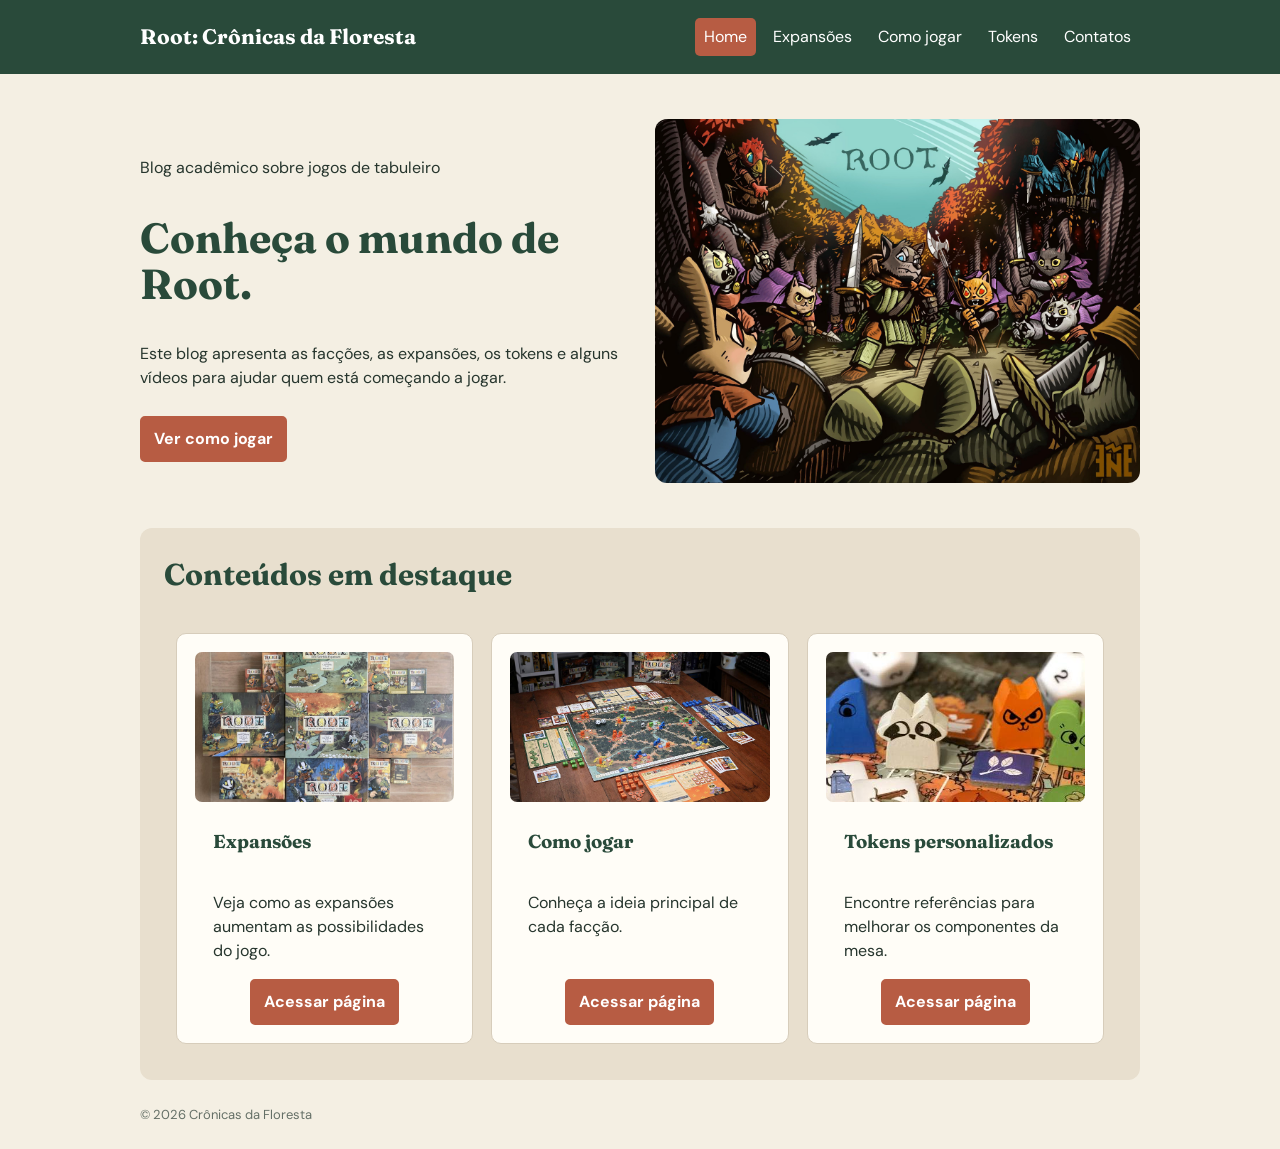
<file: index.html>
<!doctype html>
<html lang="pt-BR">
  <head>
    <meta charset="utf-8" />
    <meta name="viewport" content="width=device-width, initial-scale=1" />
    <title>Root: Crônicas da Floresta</title>
    <link rel="preconnect" href="https://fonts.googleapis.com" />
    <link rel="preconnect" href="https://fonts.gstatic.com" crossorigin />
    <link
      href="https://fonts.googleapis.com/css2?family=DM+Sans:wght@400;500;600;700&family=Fraunces:opsz,wght@9..144,400;9..144,500;9..144,600;9..144,700&display=swap"
      rel="stylesheet"
    />
    <link rel="stylesheet" href="styles.css" />
  </head>
  <body data-page="home">
    <header>
      <div class="header-content">
        <a class="logo" href="index.html">Root: Crônicas da Floresta</a
        ><button
          class="menu-button"
          type="button"
          aria-expanded="false"
          aria-controls="main-navigation"
          aria-label="Abrir menu"
        >
          <span aria-hidden="true">&#9776;</span>
        </button>
        <nav id="main-navigation" aria-label="Navegação principal">
          <a href="index.html" data-page="home">Home</a
          ><a href="expansoes.html" data-page="expansoes">Expansões</a
          ><a href="faccoes.html" data-page="faccoes">Como jogar</a
          ><a href="tokens.html" data-page="tokens">Tokens</a
          ><a href="contatos.html" data-page="contatos">Contatos</a>
        </nav>
      </div>
    </header>
    <main>
      <section class="overview">
        <div>
          <p>Blog acadêmico sobre jogos de tabuleiro</p>
          <h1>Conheça o mundo de Root.</h1>
          <p>
            Este blog apresenta as facções, as expansões, os tokens e alguns
            vídeos para ajudar quem está começando a jogar.
          </p>
          <a class="button" href="faccoes.html">Ver como jogar</a>
        </div>
        <img
          src="assets/rootart.jpg"
          alt="Ilustração de uma floresta com trilhas e uma clareira"
        />
      </section>
      <section class="modal">
        <h2>Conteúdos em destaque</h2>
        <div class="cards">
          <article class="card">
            <a href="expansoes.html"><img src="assets/expansoes.png" /></a>
            <h3>Expansões</h3>
            <p>Veja como as expansões aumentam as possibilidades do jogo.</p>
            <a class="button" href="expansoes.html"> Acessar página </a>
          </article>
          <article class="card">
            <a href="faccoes.html"
              ><img src="assets/faccoes.png" alt="Ilustração sobre facções"
            /></a>
            <h3>Como jogar</h3>
            <p>Conheça a ideia principal de cada facção.</p>
            <a class="button" href="faccoes.html">Acessar página</a>
          </article>
          <article class="card">
            <a href="tokens.html"
              ><img src="assets/tokens.png" alt="Ilustração sobre tokens"
            /></a>
            <h3>Tokens personalizados</h3>
            <p>Encontre referências para melhorar os componentes da mesa.</p>
            <a class="button" href="tokens.html">Acessar página</a>
          </article>
        </div>
      </section>
    </main>
    <footer>© <span data-year></span> Crônicas da Floresta</footer>
    <script src="script.js"></script>
  </body>
</html>
</file>
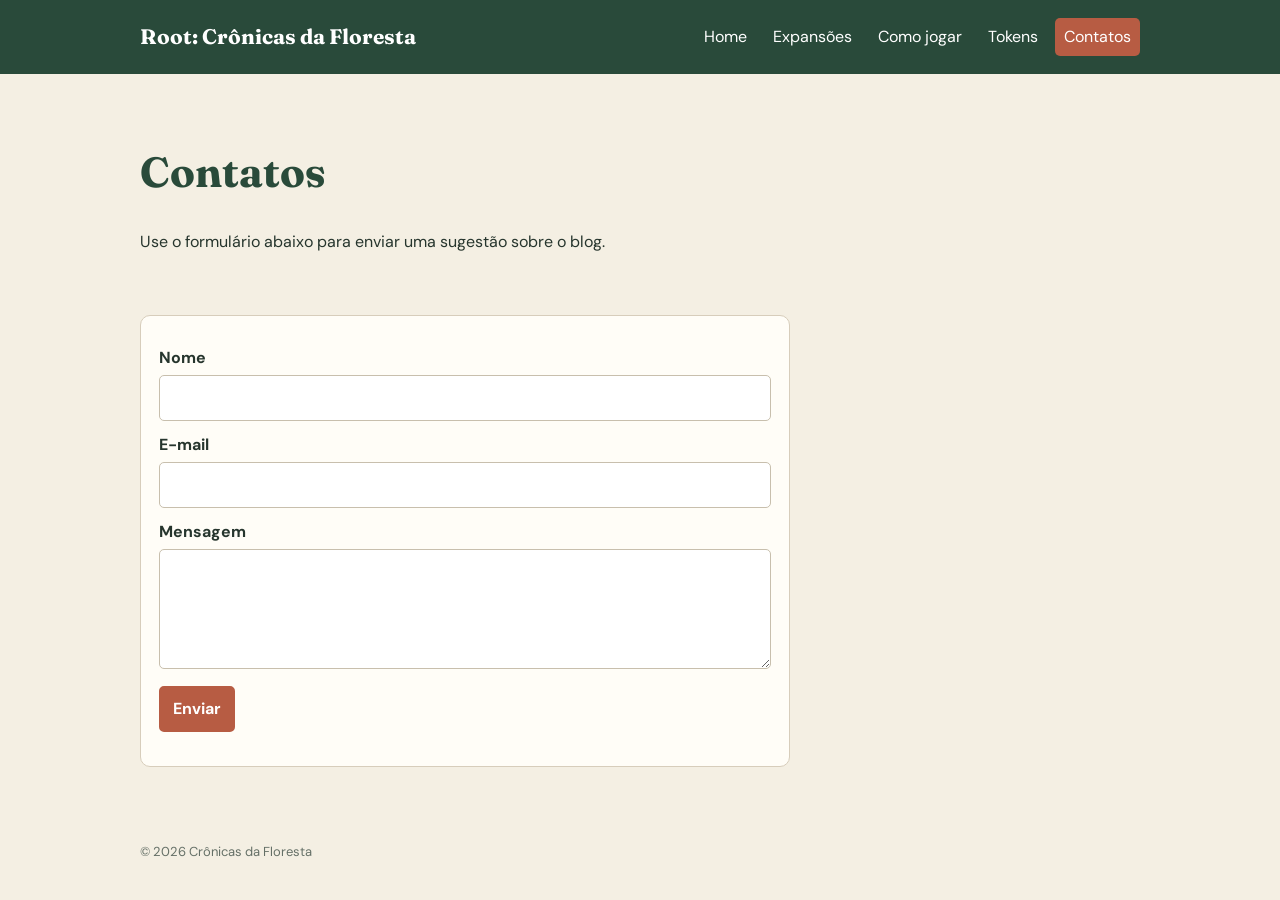
<file: contatos.html>
<!doctype html>
<html lang="pt-BR">
  <head>
    <meta charset="utf-8" />
    <meta name="viewport" content="width=device-width, initial-scale=1" />
    <title>Contatos — Root</title>
    <link rel="preconnect" href="https://fonts.googleapis.com" />
    <link rel="preconnect" href="https://fonts.gstatic.com" crossorigin />
    <link
      href="https://fonts.googleapis.com/css2?family=DM+Sans:wght@400;500;600;700&family=Fraunces:opsz,wght@9..144,400;9..144,500;9..144,600;9..144,700&display=swap"
      rel="stylesheet"
    />
    <link rel="stylesheet" href="styles.css" />
  </head>
  <body data-page="contatos">
    <header>
      <div class="header-content">
        <a class="logo" href="index.html">Root: Crônicas da Floresta</a
        ><button
          class="menu-button"
          type="button"
          aria-expanded="false"
          aria-controls="main-navigation"
          aria-label="Abrir menu"
        >
          <span aria-hidden="true">&#9776;</span>
        </button>
        <nav id="main-navigation" aria-label="Navegação principal">
          <a href="index.html" data-page="home">Home</a
          ><a href="expansoes.html" data-page="expansoes">Expansões</a
          ><a href="faccoes.html" data-page="faccoes">Como jogar</a
          ><a href="tokens.html" data-page="tokens">Tokens</a
          ><a href="contatos.html" data-page="contatos">Contatos</a>
        </nav>
      </div>
    </header>
    <main>
      <section class="page-title">
        <h1>Contatos</h1>
        <p>Use o formulário abaixo para enviar uma sugestão sobre o blog.</p>
      </section>
      <form class="form-box" id="contact-form">
        <label for="nome">Nome</label><input id="nome" required /><label
          for="email"
          >E-mail</label
        ><input id="email" type="email" required /><label for="mensagem"
          >Mensagem</label
        ><textarea id="mensagem" required></textarea
        ><button class="button" type="submit">Enviar</button>
        <p class="feedback" id="feedback"></p>
      </form>
    </main>
    <footer>© <span data-year></span> Crônicas da Floresta</footer>
    <script src="script.js"></script>
  </body>
</html>
</file>
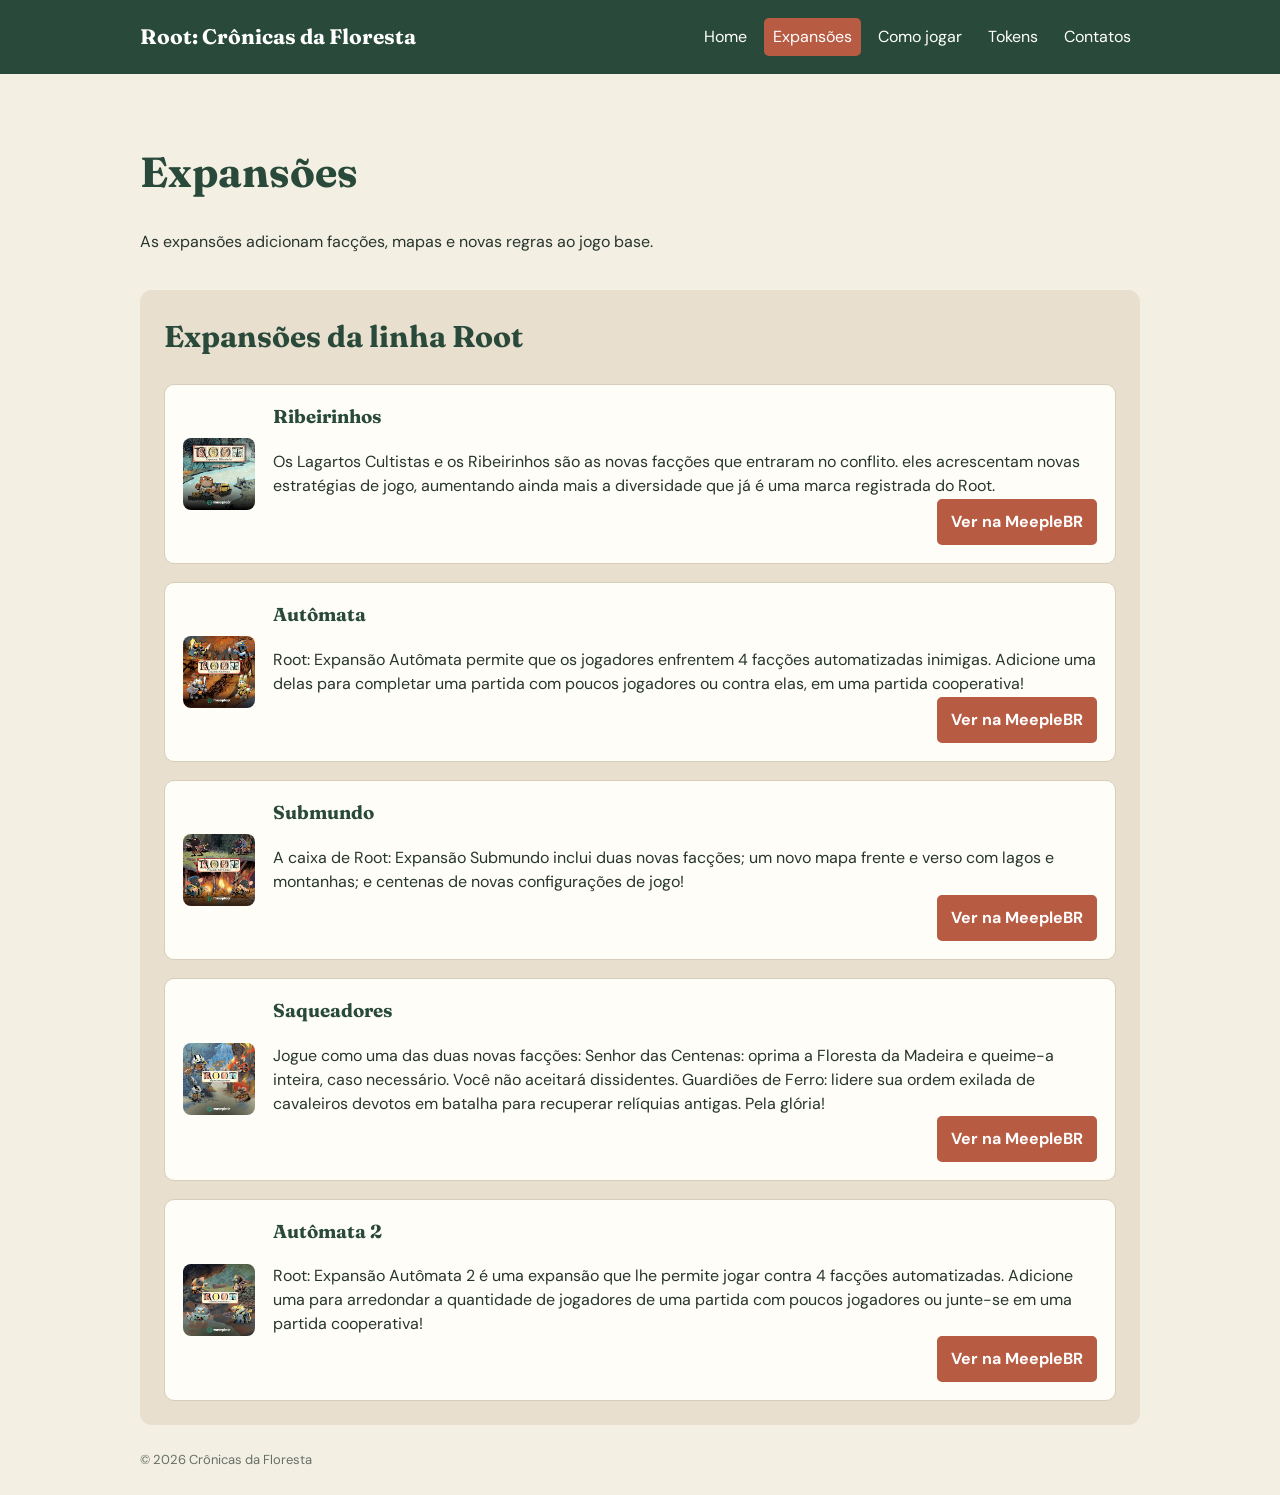
<file: expansoes.html>
<!doctype html>
<html lang="pt-BR">
  <head>
    <meta charset="utf-8" />
    <meta name="viewport" content="width=device-width, initial-scale=1" />
    <title>Expansões — Root</title>
    <link rel="preconnect" href="https://fonts.googleapis.com" />
    <link rel="preconnect" href="https://fonts.gstatic.com" crossorigin />
    <link
      href="https://fonts.googleapis.com/css2?family=DM+Sans:wght@400;500;600;700&family=Fraunces:opsz,wght@9..144,400;9..144,500;9..144,600;9..144,700&display=swap"
      rel="stylesheet"
    />
    <link rel="stylesheet" href="styles.css" />
  </head>
  <body data-page="expansoes">
    <header>
      <div class="header-content">
        <a class="logo" href="index.html">Root: Crônicas da Floresta</a
        ><button
          class="menu-button"
          type="button"
          aria-expanded="false"
          aria-controls="main-navigation"
          aria-label="Abrir menu"
        >
          <span aria-hidden="true">&#9776;</span>
        </button>
        <nav id="main-navigation" aria-label="Navegação principal">
          <a href="index.html" data-page="home">Home</a
          ><a href="expansoes.html" data-page="expansoes">Expansões</a
          ><a href="faccoes.html" data-page="faccoes">Como jogar</a
          ><a href="tokens.html" data-page="tokens">Tokens</a
          ><a href="contatos.html" data-page="contatos">Contatos</a>
        </nav>
      </div>
    </header>
    <main>
      <section class="page-title">
        <h1>Expansões</h1>
        <p>
          As expansões adicionam facções, mapas e novas regras ao jogo base.
        </p>
      </section>
      <section class="modal">
        <h2>Expansões da linha Root</h2>
        <div class="expansoes-list">
          <article class="item-card">
            <img class="item-icon" src="assets/ribeirinhos.png" alt="" />
            <div class="item-content">
              <h3>Ribeirinhos</h3>
              <p>
                Os Lagartos Cultistas e os Ribeirinhos são as novas facções que
                entraram no conflito. eles acrescentam novas estratégias de
                jogo, aumentando ainda mais a diversidade que já é uma marca
                registrada do Root.
              </p>
              <a
                class="button"
                href="https://meeplebr.com/product/root-ribeirinhos/"
                target="_blank"
                rel="noopener"
                >Ver na MeepleBR</a
              >
            </div>
          </article>
          <article class="item-card">
            <img class="item-icon" src="assets/automata.png" alt="" />
            <div class="item-content">
              <h3>Autômata</h3>
              <p>
                Root: Expansão Autômata permite que os jogadores enfrentem 4
                facções automatizadas inimigas. Adicione uma delas para
                completar uma partida com poucos jogadores ou contra elas, em
                uma partida cooperativa!
              </p>
              <a
                class="button"
                href="https://meeplebr.com/product/root-expansao-automata/"
                target="_blank"
                rel="noopener"
                >Ver na MeepleBR</a
              >
            </div>
          </article>
          <article class="item-card">
            <img class="item-icon" src="assets/submundo.png" alt="" />
            <div class="item-content">
              <h3>Submundo</h3>
              <p>
                A caixa de Root: Expansão Submundo inclui duas novas facções; um
                novo mapa frente e verso com lagos e montanhas; e centenas de
                novas configurações de jogo!
              </p>
              <a
                class="button"
                href="https://meeplebr.com/product/root-expansao-submundo/"
                target="_blank"
                rel="noopener"
                >Ver na MeepleBR</a
              >
            </div>
          </article>
          <article class="item-card">
            <img class="item-icon" src="assets/saqueadores.png" alt="" />
            <div class="item-content">
              <h3>Saqueadores</h3>
              <p>
                Jogue como uma das duas novas facções: Senhor das Centenas:
                oprima a Floresta da Madeira e queime-a inteira, caso
                necessário. Você não aceitará dissidentes. Guardiões de Ferro:
                lidere sua ordem exilada de cavaleiros devotos em batalha para
                recuperar relíquias antigas. Pela glória!
              </p>
              <a
                class="button"
                href="https://meeplebr.com/product/root-expansao-saqueadores/"
                target="_blank"
                rel="noopener"
                >Ver na MeepleBR</a
              >
            </div>
          </article>
          <article class="item-card">
            <img class="item-icon" src="assets/automata2.png" alt="" />
            <div class="item-content">
              <h3>Autômata 2</h3>
              <p>
                Root: Expansão Autômata 2 é uma expansão que lhe permite jogar
                contra 4 facções automatizadas. Adicione uma para arredondar a
                quantidade de jogadores de uma partida com poucos jogadores ou
                junte-se em uma partida cooperativa!
              </p>
              <a
                class="button"
                href="https://meeplebr.com/product/root-expansao-automata-2/"
                target="_blank"
                rel="noopener"
                >Ver na MeepleBR</a
              >
            </div>
          </article>
        </div>
      </section>
    </main>
    <footer>© <span data-year></span> Crônicas da Floresta</footer>
    <script src="script.js"></script>
  </body>
</html>
</file>
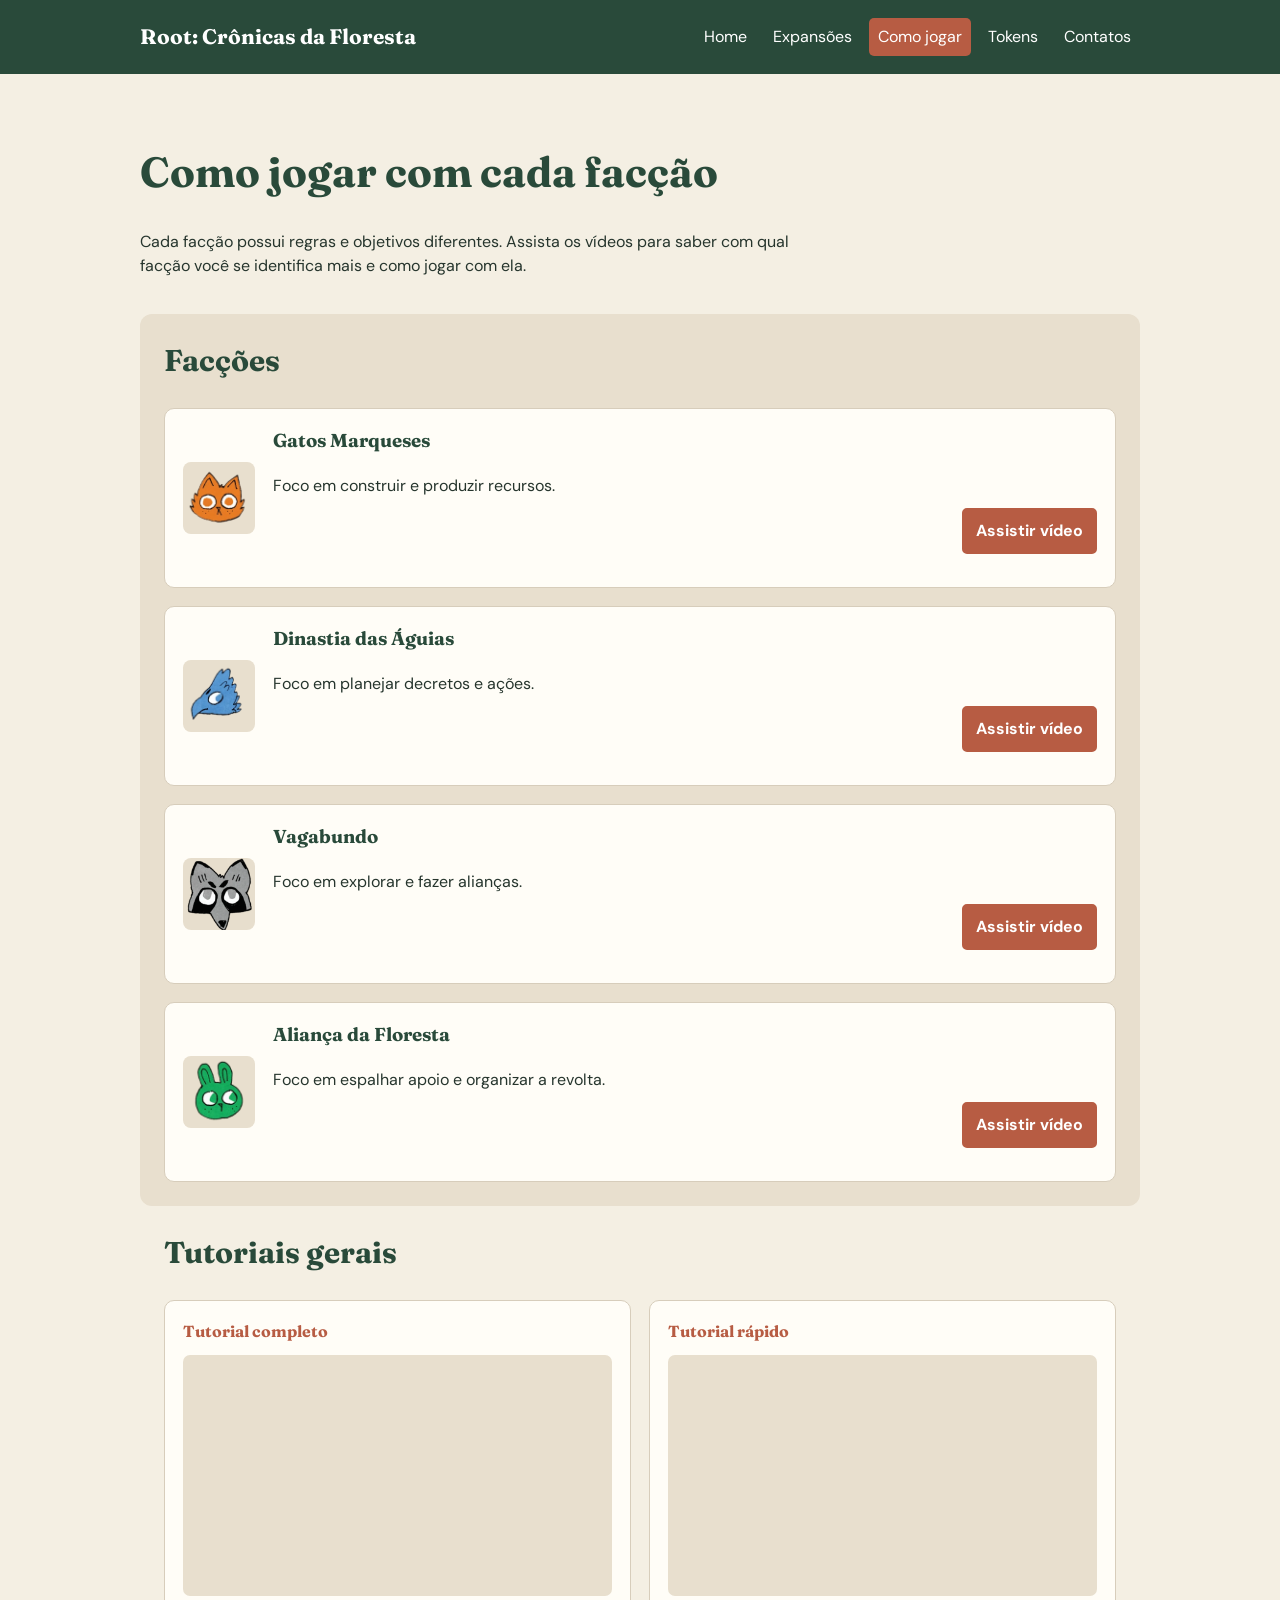
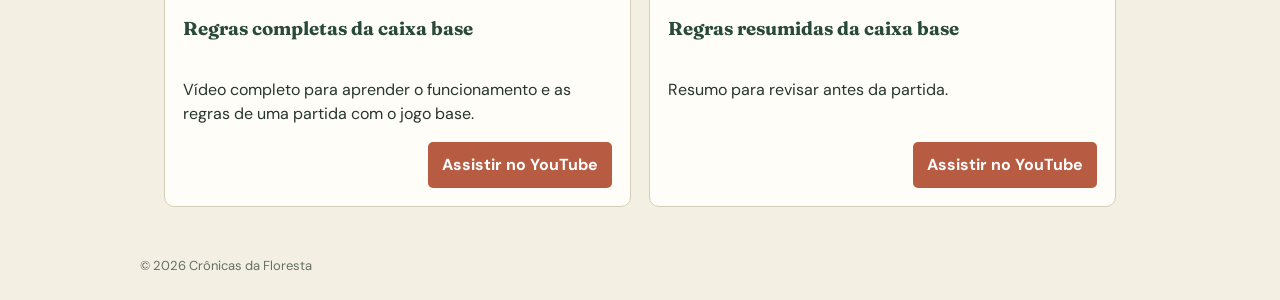
<file: faccoes.html>
<!doctype html>
<html lang="pt-BR">
  <head>
    <meta charset="utf-8" />
    <meta name="viewport" content="width=device-width, initial-scale=1" />
    <title>Como jogar — Root</title>
    <link rel="preconnect" href="https://fonts.googleapis.com" />
    <link rel="preconnect" href="https://fonts.gstatic.com" crossorigin />
    <link
      href="https://fonts.googleapis.com/css2?family=DM+Sans:wght@400;500;600;700&family=Fraunces:opsz,wght@9..144,400;9..144,500;9..144,600;9..144,700&display=swap"
      rel="stylesheet"
    />
    <link rel="stylesheet" href="styles.css" />
  </head>
  <body data-page="faccoes">
    <header>
      <div class="header-content">
        <a class="logo" href="index.html">Root: Crônicas da Floresta</a
        ><button
          class="menu-button"
          type="button"
          aria-expanded="false"
          aria-controls="main-navigation"
          aria-label="Abrir menu"
        >
          <span aria-hidden="true">&#9776;</span>
        </button>
        <nav id="main-navigation" aria-label="Navegação principal">
          <a href="index.html" data-page="home">Home</a
          ><a href="expansoes.html" data-page="expansoes">Expansões</a
          ><a href="faccoes.html" data-page="faccoes">Como jogar</a
          ><a href="tokens.html" data-page="tokens">Tokens</a
          ><a href="contatos.html" data-page="contatos">Contatos</a>
        </nav>
      </div>
    </header>
    <main>
      <section class="page-title">
        <h1>Como jogar com cada facção</h1>
        <p>
          Cada facção possui regras e objetivos diferentes. Assista os vídeos
          para saber com qual facção você se identifica mais e como jogar com
          ela.
        </p>
      </section>
      <section class="modal">
        <h2>Facções</h2>
        <div class="faccoes">
          <article class="item-card faction-card">
            <img class="item-icon" src="assets/cat.webp" alt="" />
            <div class="item-content">
              <h3>Gatos Marqueses</h3>
              <p>Foco em construir e produzir recursos.</p>
              <a
                class="button"
                href="https://www.youtube.com/watch?v=1xdy6YDdK4g"
                target="_blank"
                rel="noopener"
                >Assistir vídeo</a
              >
            </div>
          </article>
          <article class="item-card faction-card">
            <img class="item-icon" src="assets/eyrie.webp" alt="" />
            <div class="item-content">
              <h3>Dinastia das Águias</h3>
              <p>Foco em planejar decretos e ações.</p>
              <a
                class="button"
                href="https://www.youtube.com/watch?v=MtsYMBDOHlo"
                target="_blank"
                rel="noopener"
                >Assistir vídeo</a
              >
            </div>
          </article>
          <article class="item-card faction-card">
            <img class="item-icon" src="assets/vagabond.webp" alt="" />
            <div class="item-content">
              <h3>Vagabundo</h3>
              <p>Foco em explorar e fazer alianças.</p>
              <a
                class="button"
                href="https://www.youtube.com/watch?v=hCK1kgQk8_I"
                target="_blank"
                rel="noopener"
                >Assistir vídeo</a
              >
            </div>
          </article>
          <article class="item-card faction-card">
            <img class="item-icon" src="assets/alliance.webp" alt="" />
            <div class="item-content">
              <h3>Aliança da Floresta</h3>
              <p>Foco em espalhar apoio e organizar a revolta.</p>
              <a
                class="button"
                href="https://www.youtube.com/watch?v=Ql2NH8acBjg"
                target="_blank"
                rel="noopener"
                >Assistir vídeo</a
              >
            </div>
          </article>
        </div>
      </section>
      <section class="modal">
        <h2>Tutoriais gerais</h2>
        <div class="videos">
          <article class="video">
            <strong>Tutorial completo</strong>
            <div class="video-preview">
              <iframe
                src="https://www.youtube-nocookie.com/embed/Z7DD7DjMdw8"
                title="Tutorial completo: regras da caixa base"
                loading="lazy"
                allow="
                  accelerometer;
                  autoplay;
                  clipboard-write;
                  encrypted-media;
                  gyroscope;
                  picture-in-picture;
                  web-share;
                "
                referrerpolicy="strict-origin-when-cross-origin"
                allowfullscreen
              ></iframe>
            </div>
            <h3>Regras completas da caixa base</h3>
            <p>
              Vídeo completo para aprender o funcionamento e as regras de uma
              partida com o jogo base.
            </p>
            <a
              class="button"
              href="https://www.youtube.com/watch?v=Z7DD7DjMdw8"
              target="_blank"
              rel="noopener"
              >Assistir no YouTube</a
            >
          </article>
          <article class="video">
            <strong>Tutorial rápido</strong>
            <div class="video-preview">
              <iframe
                src="https://www.youtube-nocookie.com/embed/WkbW83gzV00"
                title="Tutorial rápido: regras gerais em minutos"
                loading="lazy"
                allow="
                  accelerometer;
                  autoplay;
                  clipboard-write;
                  encrypted-media;
                  gyroscope;
                  picture-in-picture;
                  web-share;
                "
                referrerpolicy="strict-origin-when-cross-origin"
                allowfullscreen
              ></iframe>
            </div>
            <h3>Regras resumidas da caixa base</h3>
            <p>Resumo para revisar antes da partida.</p>
            <a
              class="button"
              href="https://www.youtube.com/watch?v=WkbW83gzV00"
              target="_blank"
              rel="noopener"
              >Assistir no YouTube</a
            >
          </article>
        </div>
      </section>
    </main>
    <footer>© <span data-year></span> Crônicas da Floresta</footer>
    <script src="script.js"></script>
  </body>
</html>
</file>
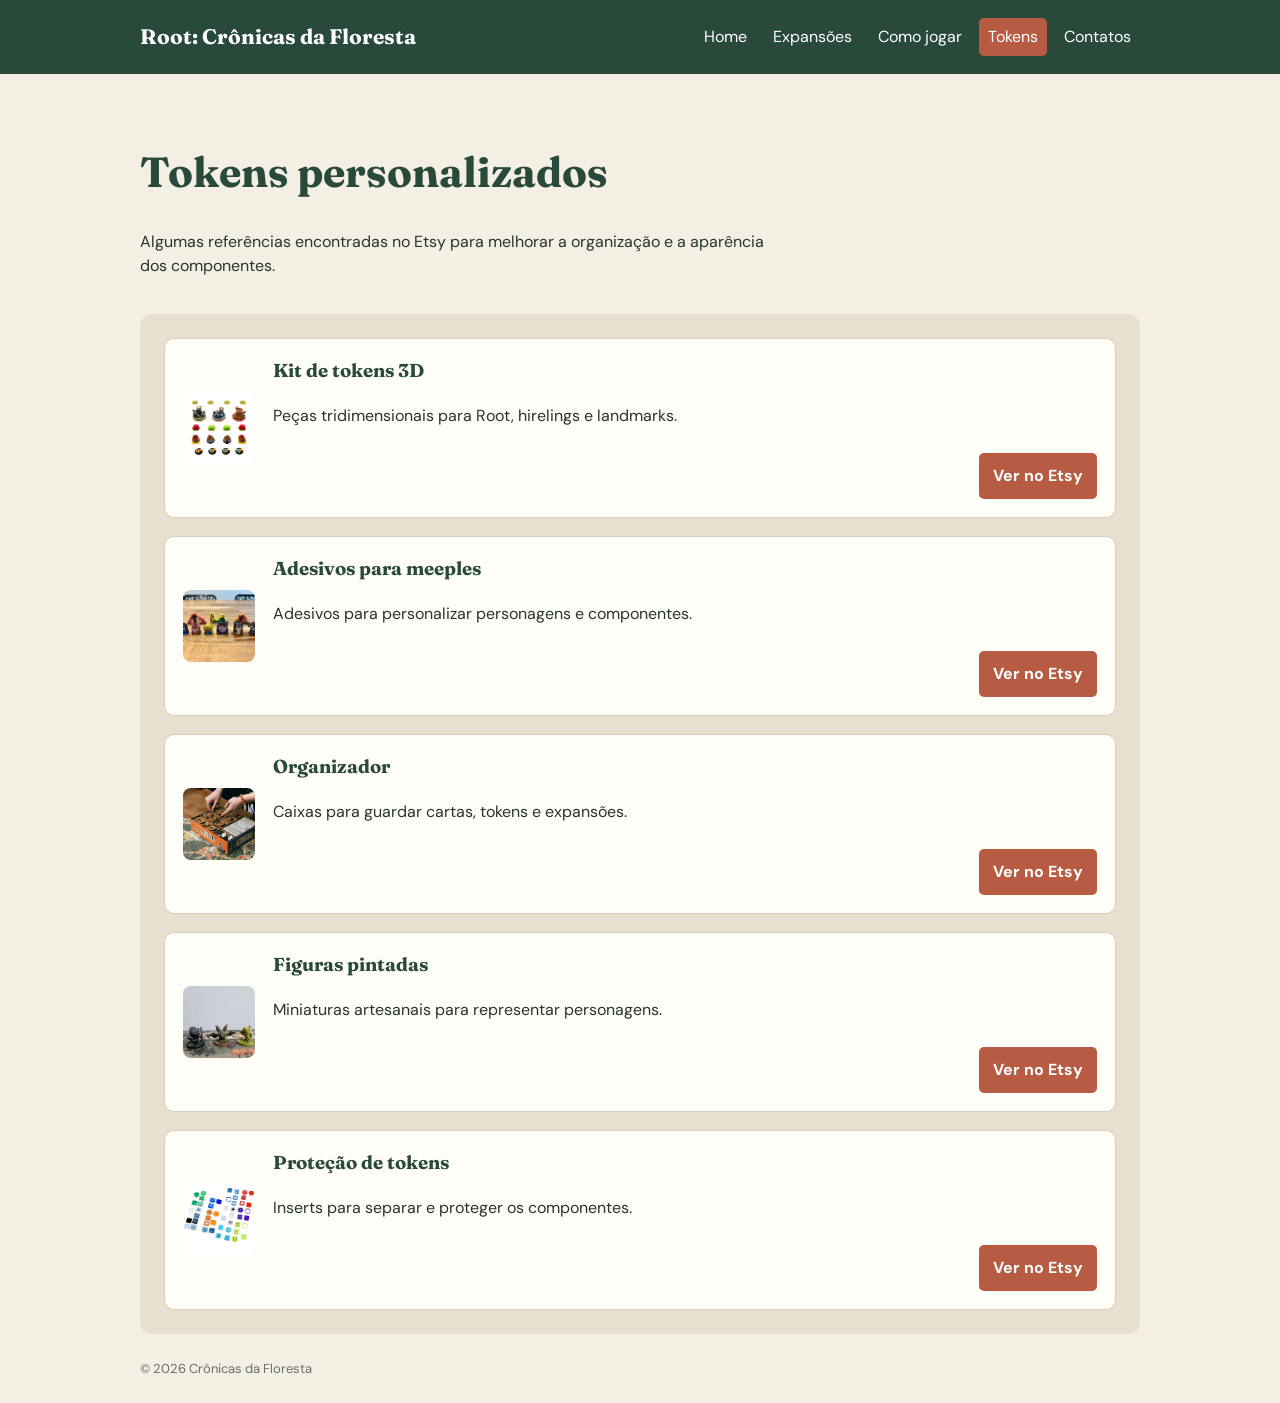
<file: tokens.html>
<!doctype html>
<html lang="pt-BR">
  <head>
    <meta charset="utf-8" />
    <meta name="viewport" content="width=device-width, initial-scale=1" />
    <title>Tokens personalizados — Root</title>
    <link rel="preconnect" href="https://fonts.googleapis.com" />
    <link rel="preconnect" href="https://fonts.gstatic.com" crossorigin />
    <link
      href="https://fonts.googleapis.com/css2?family=DM+Sans:wght@400;500;600;700&family=Fraunces:opsz,wght@9..144,400;9..144,500;9..144,600;9..144,700&display=swap"
      rel="stylesheet"
    />
    <link rel="stylesheet" href="styles.css" />
  </head>
  <body data-page="tokens">
    <header>
      <div class="header-content">
        <a class="logo" href="index.html">Root: Crônicas da Floresta</a
        ><button
          class="menu-button"
          type="button"
          aria-expanded="false"
          aria-controls="main-navigation"
          aria-label="Abrir menu"
        >
          <span aria-hidden="true">&#9776;</span>
        </button>
        <nav id="main-navigation" aria-label="Navegação principal">
          <a href="index.html" data-page="home">Home</a
          ><a href="expansoes.html" data-page="expansoes">Expansões</a
          ><a href="faccoes.html" data-page="faccoes">Como jogar</a
          ><a href="tokens.html" data-page="tokens">Tokens</a
          ><a href="contatos.html" data-page="contatos">Contatos</a>
        </nav>
      </div>
    </header>
    <main>
      <section class="page-title">
        <h1>Tokens personalizados</h1>
        <p>
          Algumas referências encontradas no Etsy para melhorar a organização e
          a aparência dos componentes.
        </p>
      </section>
      <section class="modal">
        <div class="tokens-list">
          <article class="item-card">
            <img class="item-icon" src="assets/tokens3d.webp" alt="" />
            <div class="item-content">
              <h3>Kit de tokens 3D</h3>
              <p>Peças tridimensionais para Root, hirelings e landmarks.</p>
              <a
                class="button"
                href="https://www.etsy.com/listing/4448046336/root-homeland-compatible-upgrade-kit-3d"
                target="_blank"
                rel="noopener"
                >Ver no Etsy</a
              >
            </div>
          </article>
          <article class="item-card">
            <img class="item-icon" src="assets/adesivos.webp" alt="" />
            <div class="item-content">
              <h3>Adesivos para meeples</h3>
              <p>Adesivos para personalizar personagens e componentes.</p>
              <a
                class="button"
                href="https://www.etsy.com/listing/4519313775/root-homeland-exphomeland-hirelings"
                target="_blank"
                rel="noopener"
                >Ver no Etsy</a
              >
            </div>
          </article>
          <article class="item-card">
            <img class="item-icon" src="assets/organizador.webp" alt="" />
            <div class="item-content">
              <h3>Organizador</h3>
              <p>Caixas para guardar cartas, tokens e expansões.</p>
              <a
                class="button"
                href="https://www.etsy.com/listing/4544890553/board-game-storage-for-root-expansions"
                target="_blank"
                rel="noopener"
                >Ver no Etsy</a
              >
            </div>
          </article>
          <article class="item-card">
            <img class="item-icon" src="assets/figuras%20pintadas.webp" alt="" />
            <div class="item-content">
              <h3>Figuras pintadas</h3>
              <p>Miniaturas artesanais para representar personagens.</p>
              <a
                class="button"
                href="https://www.etsy.com/listing/4382777657/root-homeland-expansion-handmade-painted"
                target="_blank"
                rel="noopener"
                >Ver no Etsy</a
              >
            </div>
          </article>
          <article class="item-card">
            <img class="item-icon" src="assets/protecao%20tokens.webp" alt="" />
            <div class="item-content">
              <h3>Proteção de tokens</h3>
              <p>Inserts para separar e proteger os componentes.</p>
              <a
                class="button"
                href="https://www.etsy.com/listing/1709112826/root-board-game-token-protection-inserts"
                target="_blank"
                rel="noopener"
                >Ver no Etsy</a
              >
            </div>
          </article>
        </div>
      </section>
    </main>
    <footer>© <span data-year></span> Crônicas da Floresta</footer>
    <script src="script.js"></script>
  </body>
</html>
</file>
<file: styles.css>
* {
  box-sizing: border-box;
}
body {
  margin: 0;
  background: #f4efe3;
  color: #26352d;
  font-family: "DM Sans", sans-serif;
  line-height: 1.5;
}
button,
input,
textarea,
select {
  font: inherit;
}
header {
  position: sticky;
  top: 0;
  background: #294a3a;
  color: white;
  padding: 18px 0;
}
.header-content,
main,
footer {
  width: 90%;
  max-width: 1000px;
  margin: auto;
}
.header-content {
  display: flex;
  align-items: center;
  justify-content: space-between;
  gap: 20px;
}
.logo {
  color: white;
  font-family: "Fraunces", serif;
  font-size: 21px;
  font-weight: bold;
  text-decoration: none;
}
nav {
  display: flex;
  flex-wrap: wrap;
  gap: 8px;
}
nav a {
  color: white;
  padding: 7px 9px;
  text-decoration: none;
  border-radius: 5px;
}
nav a:hover,
nav a.active {
  background: #b75c43;
}
.menu-button {
  display: none;
  padding: 7px;
  border: 0;
  border-radius: 5px;
  background: white;
  color: #294a3a;
}
.overview {
  display: grid;
  grid-template-columns: 1fr 1fr;
  gap: 30px;
  align-items: center;
  padding: 45px 0;
}
.overview img {
  width: 100%;
  border-radius: 12px;
}
h1,
h2,
h3 {
  color: #294a3a;
  font-family: "Fraunces", serif;
}
h1 {
  font-size: 42px;
  line-height: 1.1;
}
h2 {
  margin-top: 0;
  font-size: 30px;
}
section {
  padding: 35px 0;
}
section:nth-child(even) {
  background: #e8dfce;
}
section.modal {
  padding: 24px;
  border-radius: 12px;
}
.cards,
.faccoes,
.videos,
.expansoes-list,
.tokens-list {
  display: grid;
  gap: 18px;
}

.cards {
  grid-template-columns: repeat(3, 1fr);
  padding: 12px;
}

.faccoes,
.expansoes-list,
.tokens-list {
  grid-template-columns: 1fr;
}

.videos {
  grid-template-columns: repeat(2, minmax(0, 1fr));
}

.card,
.video,
.form-box,
.item-card {
  padding: 18px;
  border: 1px solid #d7cdbb;
  border-radius: 10px;
  background: #fffdf7;
}

.item-card {
  display: grid;
  grid-template-columns: 72px minmax(0, 1fr);
  min-height: 180px;
  align-items: center;
  gap: 18px;
}

.card {
  display: flex;
  flex-direction: column;
}

.item-icon {
  width: 72px;
  height: 72px;
  object-fit: cover;
  border-radius: 8px;
  background: #e8dfce;
}

.item-content {
  display: flex;
  flex-direction: column;
  align-items: flex-start;
  min-width: 0;
  height: 100%;
}

.item-content h3,
.item-content p {
  margin-top: 0;
}

.item-content p {
  margin-bottom: 0;
}

.card img {
  width: 100%;
  height: 150px;
  object-fit: cover;
  border-radius: 7px;
}

.button {
  display: inline-block;
  margin-top: 10px;
  padding: 9px 12px;
  border: 2px solid #b75c43;
  border-radius: 5px;
  background: #b75c43;
  color: white;
  text-decoration: none;
  font-weight: bold;
}

.card h3,
.card p {
  margin-right: 18px;
  margin-left: 18px;
}

.card a.button {
  display: block;
  width: fit-content;
  margin: auto auto 0;
}

.page-title {
  padding: 40px 0 20px;
}
.page-title p {
  max-width: 650px;
}
.video {
  display: flex;
  flex-direction: column;
  min-height: 160px;
}
.item-content .button,
.video .button {
  align-self: flex-end;
  margin-top: auto;
}

.faccoes .item-content .button {
  margin-top: 10px;
}
.video strong {
  color: #b75c43;
  font-family: "Fraunces", serif;
}
.video-preview {
  margin-top: 12px;
  aspect-ratio: 16 / 9;
  overflow: hidden;
  border-radius: 7px;
  background: #e8dfce;
}
.video-preview iframe {
  display: block;
  width: 100%;
  height: 100%;
  border: 0;
}
.form-box {
  max-width: 650px;
  margin: 25px 0 50px;
}
label {
  display: block;
  margin-top: 12px;
  font-weight: bold;
}
input,
textarea,
select {
  width: 100%;
  margin-top: 5px;
  padding: 10px;
  border: 1px solid #c8bfad;
  border-radius: 5px;
}
textarea {
  min-height: 120px;
}
footer {
  padding: 25px 0;
  color: #657067;
  font-size: 13px;
}
.feedback {
  color: #2e7045;
  font-weight: bold;
}

@media (max-width: 700px) {
  .header-content {
    flex-wrap: wrap;
    gap: 12px;
  }

  .menu-button {
    display: block;
    cursor: pointer;
  }

  nav {
    display: none;
    flex-basis: 100%;
    flex-direction: column;
    gap: 4px;
  }

  nav.open {
    display: flex;
  }

  .videos {
    grid-template-columns: 1fr;
  }

  .cards {
    grid-template-columns: 1fr;
    padding: 12px;
  }

  .card {
    display: grid;
    grid-template-columns: 88px minmax(0, 1fr);
    align-items: center;
    gap: 8px 12px;
    padding: 12px;
  }

  .card > a:first-child {
    grid-column: 1;
    grid-row: 1 / span 3;
  }

  .card img {
    height: 88px;
  }

  .card h3,
  .card p,
  .card a.button {
    grid-column: 2;
    margin: 0;
  }

  .card a.button {
    justify-self: start;
    margin-top: 4px;
  }

  .item-card {
    grid-template-columns: 56px minmax(0, 1fr);
  }

  .item-icon {
    width: 56px;
    height: 56px;
  }
}
</file>
